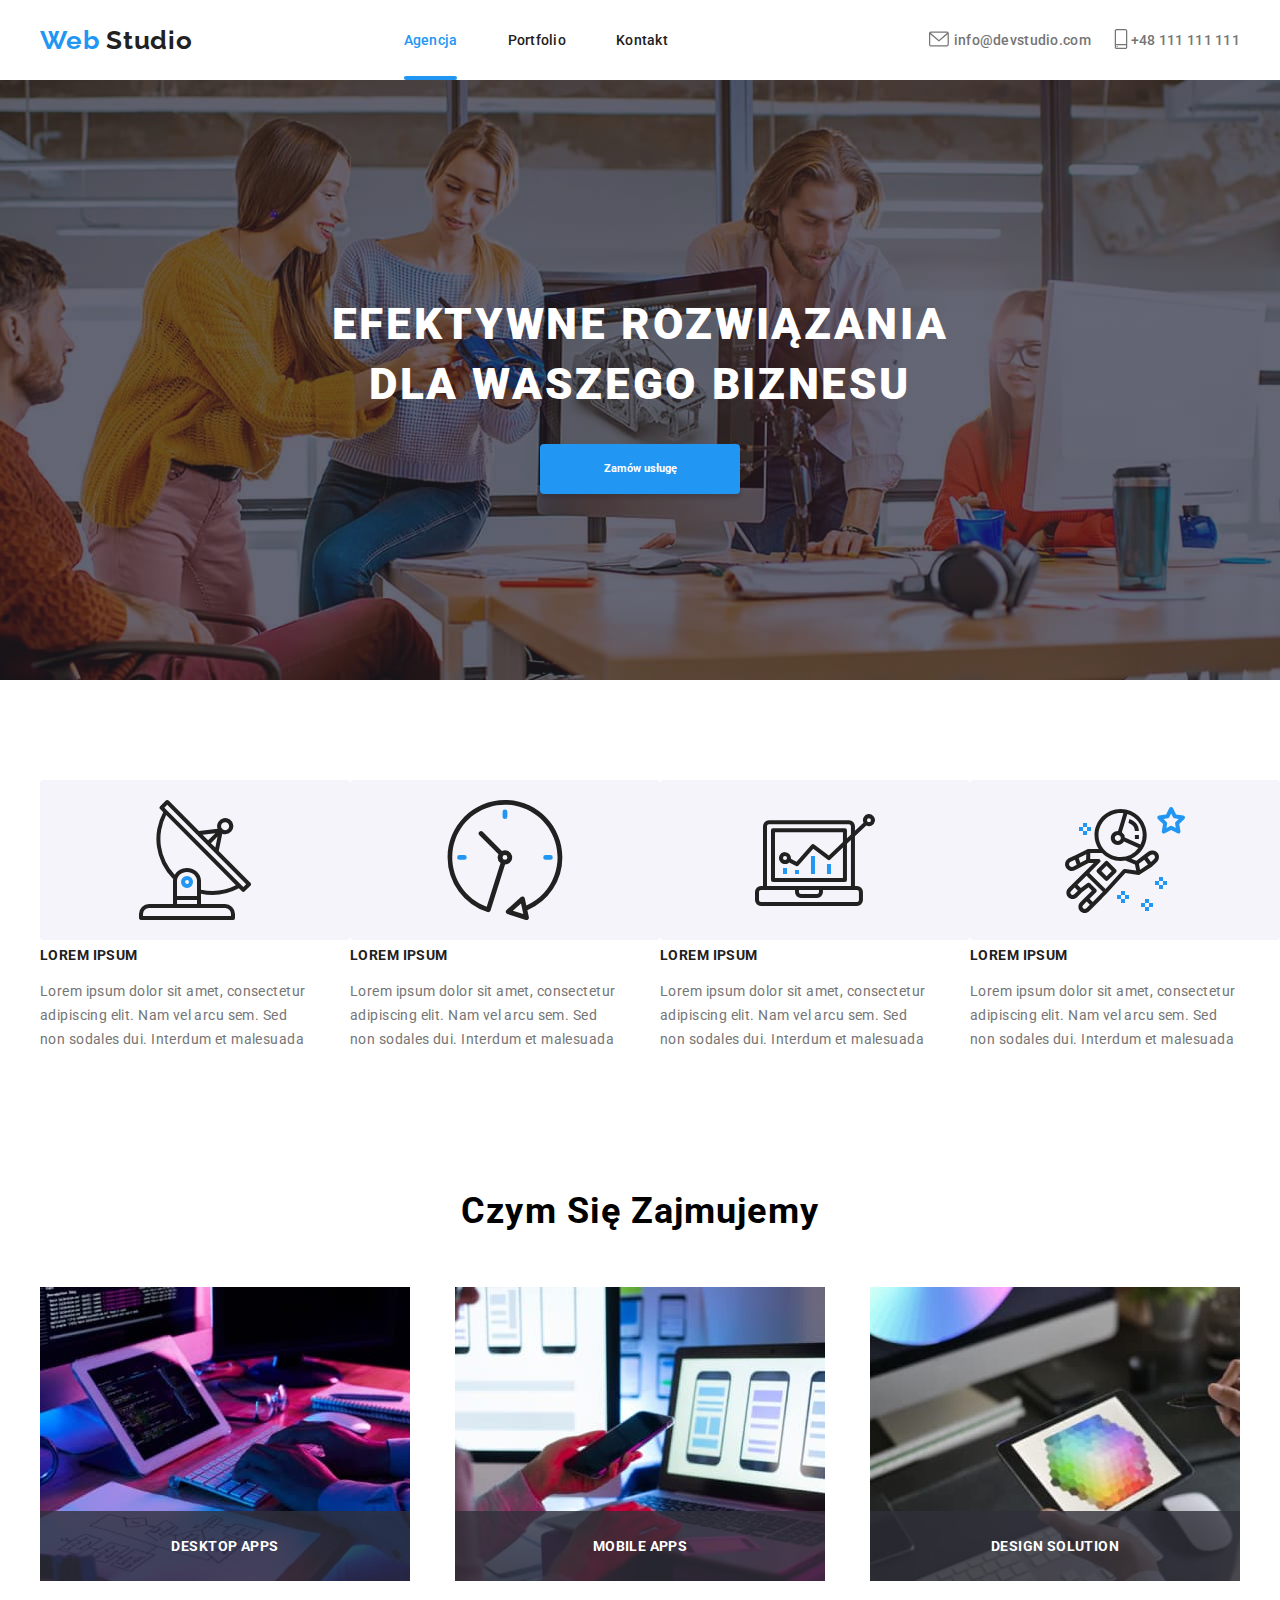
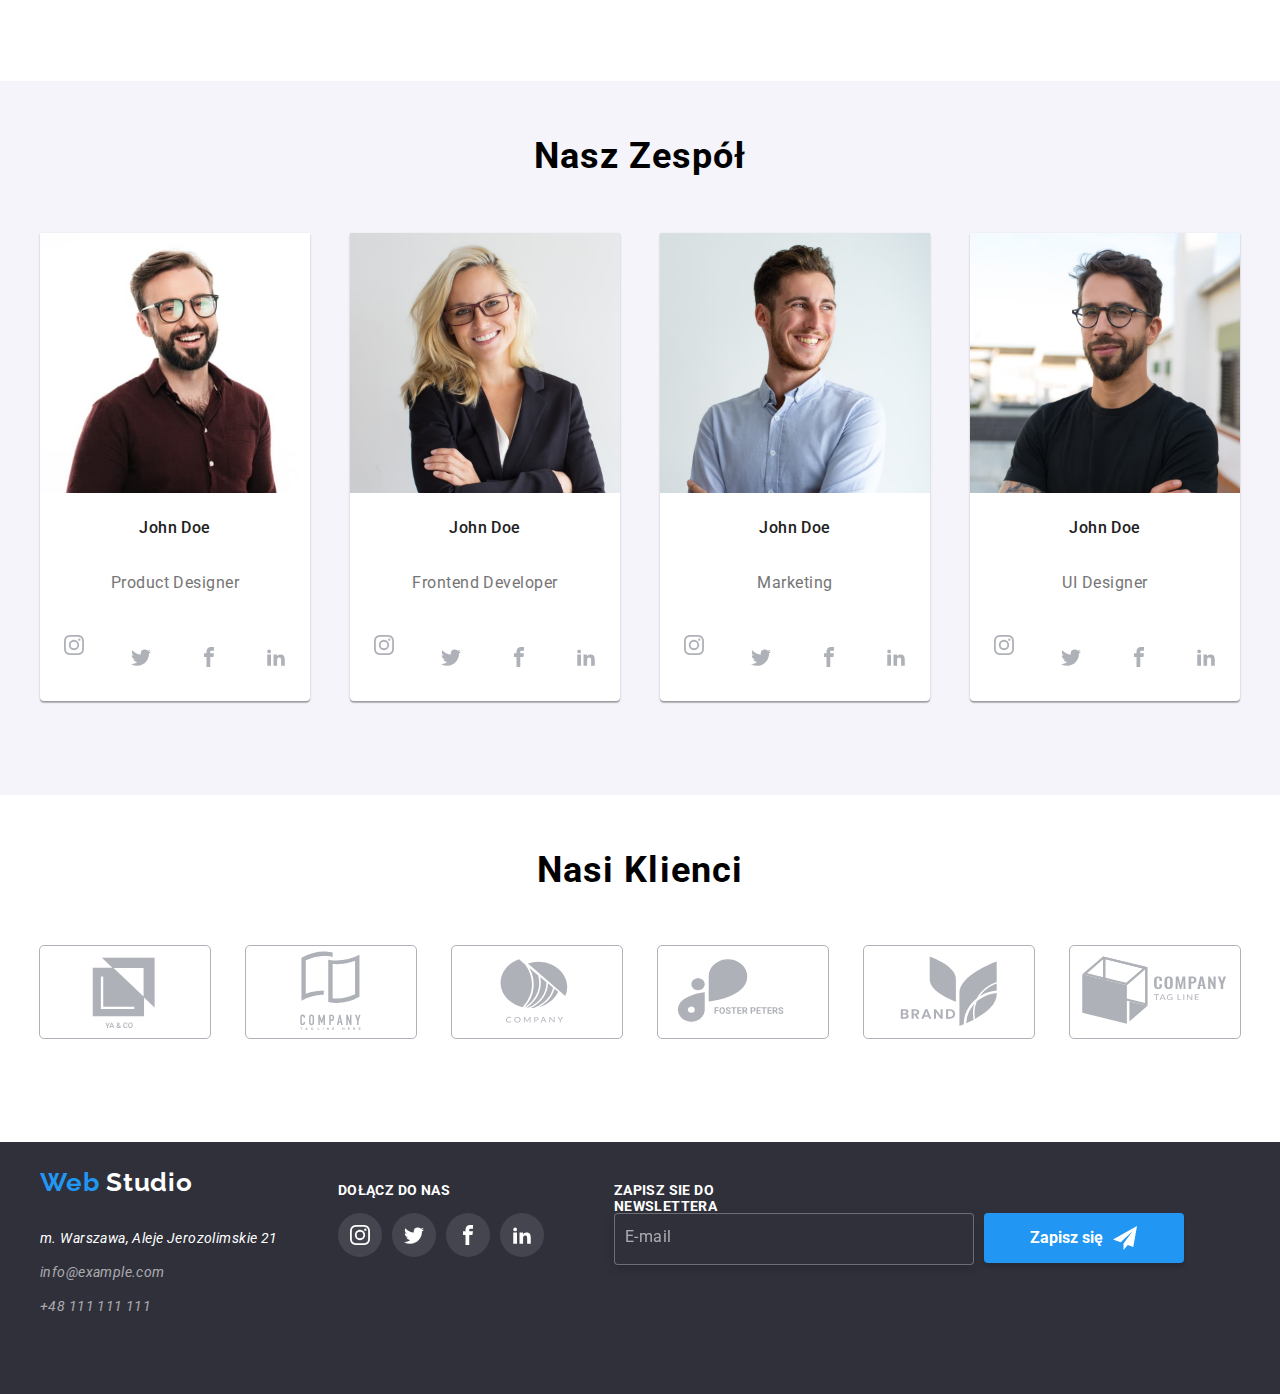
<file: index.html>
<!DOCTYPE html>
<html lang="en">
  <head>
    <meta charset="UTF-8" />
    <meta http-equiv="X-UA-Compatible" content="IE=edge" />
    <meta name="viewport" content="width=device-width, initial-scale=1.0" />
    <title>Document</title>
    <link rel="preconnect" href="https://fonts.googleapis.com" />
    <link rel="preconnect" href="https://fonts.gstatic.com" crossorigin />
    <link
      href="https://fonts.googleapis.com/css2?family=Raleway:wght@700&family=Roboto:wght@400;500;700;900&display=swap"
      rel="stylesheet"
    />
    <link
      rel="stylesheet"
      href="https://cdnjs.cloudflare.com/ajax/libs/modern-normalize/1.1.0/modern-normalize.min.css"
      integrity="sha512-wpPYUAdjBVSE4KJnH1VR1HeZfpl1ub8YT/NKx4PuQ5NmX2tKuGu6U/JRp5y+Y8XG2tV+wKQpNHVUX03MfMFn9Q=="
      crossorigin="anonymous"
      referrerpolicy="no-referrer"
    /> 
    <link rel="stylesheet" href="./css/style.css" />
  </head>
  <body>
    
    <header class="container">
      <div class="navbar">
      <a href="#" class="brand-link">
        <span class="brand-color">Web</span>
        <span class="black-color">Studio</span>
      </a>
      <nav>
        <ul class="navigation-list">
          <li class="underline">
            <a class="navigation-item active" href="index.html">Agencja</a>
          </li>
          <li class="transition-item">
            <a class="navigation-item" href="./portfolio.html">Portfolio</a>
          </li>
          <li class="transition-item">
            <a class="navigation-item" href="#">Kontakt</a>
          </li>
        </ul>
      </nav>
      <ul class="contact-top-link">
        <li class="contact-top-mail-icon">
          <svg class="icon-email" width="20" height="20" >
            <use href="./images/symbol-defs.svg#icon-envelope">
            </use>
          </svg>
          <a href="mailto:info@devstudio.com" class="contact-top-mail"
            >info@devstudio.com</a
          >
        </li>
        <li class="contact-top-phone-icon">
          <svg class="icon-phone" width="20" height="20" >
            <use href="./images/symbol-defs.svg#icon-smartphone-1">
            </use>
          </svg>
          <a href="tel:48111111111" class="contact-top-phone">+48 111 111 111</a>
        </li>
      </ul>
    </div>
    </header>

    <main>
      <!--HERO-->
      <section>
        <div class="slider">
          <h1>efektywne rozwiązania dla waszego biznesu</h1>
          <button type="button" class="slider-button" data-modal-open>Zamów usługę</button>
          </div>

        </div>
      </section>
      <!--LOREM IPSUM-->
      <section class="box">
        <div class="container">
          <ul class="lorem">
            <li>
              <svg class="lorem-icon" width="270" height="120" >
                <use href="./images/symbol-defs.svg#icon-antenna-1-1"
                ></use>
              </svg>
            </li>
            <li>
              <svg class="lorem-icon" width="270" height="120" >
                <use href="./images/symbol-defs.svg#icon-clock-1-1"
                ></use>
              </svg>
            </li>
            <li>
              <svg class="lorem-icon" width="270" height="120" >
                <use href="./images/symbol-defs.svg#icon-diagram-1-1"
                ></use>
              </svg>
            </li>
            <li>
              <svg class="lorem-icon" width="270" height="120" >
                <use href="./images/symbol-defs.svg#icon-astronaut-1-1"
                ></use>
              </svg>
            </li>
          </ul>
        <ul class="lorem">
          <li class="lorem-box">
            <h4>Lorem Ipsum</h4>
            <p>
              Lorem ipsum dolor sit amet, consectetur adipiscing elit. Nam vel
              arcu sem. Sed non sodales dui. Interdum et malesuada
            </p>
          </li>
          <li class="lorem-box">
            <h4>Lorem Ipsum</h4>
            <p>
              Lorem ipsum dolor sit amet, consectetur adipiscing elit. Nam vel
              arcu sem. Sed non sodales dui. Interdum et malesuada
            </p>
          </li>
          <li class="lorem-box">
            <h4>Lorem Ipsum</h4>
            <p>
              Lorem ipsum dolor sit amet, consectetur adipiscing elit. Nam vel
              arcu sem. Sed non sodales dui. Interdum et malesuada
            </p>
          </li>
          <li class="lorem-box">
            <h4>Lorem Ipsum</h4>
            <p>
              Lorem ipsum dolor sit amet, consectetur adipiscing elit. Nam vel
              arcu sem. Sed non sodales dui. Interdum et malesuada
            </p>
          </li>
        </ul>
      </div>
      </section>
      <!--CZYM SIE ZAJMUJEMY-->
      <section class="what-we-do">
        <div class="container">
        <h2>czym się zajmujemy</h2>
        <ul class="what-we-do-photo">
          <li class="box1">
            <img
              src="./images/photo1/obraz1.jpg"
              alt="pisanie na klawiaturze"
              width="370"
              height="294"
            />
            <div class="overlay1">
              <p>desktop apps</p>
            </div>
          </li>
          <li class="box1">
            <img
              src="./images/photo1/obraz2.jpg"
              alt="tworzenie aplikacji mobilnej"
              width="370"
              height="294"
            />
            <div class="overlay1">
              <p>mobile apps</p>
            </div>
          </li>
          <li class="box1">
            <img
              src="./images/photo1/obraz3.jpg"
              alt="rysowanie na teblecie"
              width="370"
              height="294"
            />
            <div class="overlay1">
              <p>design solution</p>
            </div>
          </li>
        </ul>
        </div>
      </section>
      <!--NASZ ZESPÓŁ-->
      <section class="team">
        <div class="container">
        <h2>nasz zespół</h2>
        <ul class="team-person">
          <li class="photo">
            <img
              src="./images/osoby/osoba1.jpg"
              alt="John Doe"
              width="270"
              height="260"
            />
            <h3>John Doe</h3>
            <p>Product Designer</p>
            <ul  class="our-team-socials">
              <li class="our-team-sm-icon">
                <svg class="photo-icon">
                  <use href="./images/symbol-defs.svg#icon-instagram"
                  ></use>
                </svg>
              </li>
              <li class="our-team-sm-icon">
                <svg class="photo-icon" width="44" height="44" >
                  <use href="./images/symbol-defs.svg#icon-twitter"
                  ></use>
                </svg>
              </li>
              <li class="our-team-sm-icon">
                <svg class="photo-icon" width="44" height="44" >
                  <use href="./images/symbol-defs.svg#icon-facebook"
                  ></use>
                </svg>
              </li>
              <li class="our-team-sm-icon">
                <svg class="photo-icon" width="44" height="44" >
                  <use href="./images/symbol-defs.svg#icon-linkedin2"
                  ></use>
                </svg>
              </li>
            </ul>
          </li>
          <li class="photo">
            <img
              src="./images/osoby/osoba2.jpg"
              alt="John Doe"
              width="270"
              height="260"
            />
            <h3>John Doe</h3>
            <p>Frontend Developer</p>
            <ul  class="our-team-socials">
              <li class="our-team-sm-icon">
                <svg class="photo-icon">
                  <use href="./images/symbol-defs.svg#icon-instagram"
                  ></use>
                </svg>
              </li>
              <li class="our-team-sm-icon">
                <svg class="photo-icon" width="44" height="44" >
                  <use href="./images/symbol-defs.svg#icon-twitter"
                  ></use>
                </svg>
              </li>
              <li class="our-team-sm-icon">
                <svg class="photo-icon" width="44" height="44" >
                  <use href="./images/symbol-defs.svg#icon-facebook"
                  ></use>
                </svg>
              </li>
              <li class="our-team-sm-icon">
                <svg class="photo-icon" width="44" height="44" >
                  <use href="./images/symbol-defs.svg#icon-linkedin2"
                  ></use>
                </svg>
              </li>
            </ul>
          </li>
          <li class="photo">
            <img
              src="./images/osoby/osoba3.jpg"
              alt="John Doe"
              width="270"
              height="260"
            />
            <h3>John Doe</h3>
            <p>Marketing</p>
            <ul  class="our-team-socials">
              <li class="our-team-sm-icon">
                <svg class="photo-icon">
                  <use href="./images/symbol-defs.svg#icon-instagram"
                  ></use>
                </svg>
              </li>
              <li class="our-team-sm-icon">
                <svg class="photo-icon" width="44" height="44" >
                  <use href="./images/symbol-defs.svg#icon-twitter"
                  ></use>
                </svg>
              </li>
              <li class="our-team-sm-icon">
                <svg class="photo-icon" width="44" height="44" >
                  <use href="./images/symbol-defs.svg#icon-facebook"
                  ></use>
                </svg>
              </li>
              <li class="our-team-sm-icon">
                <svg class="photo-icon" width="44" height="44" >
                  <use href="./images/symbol-defs.svg#icon-linkedin2"
                  ></use>
                </svg>
              </li>
            </ul>
          </li>
          <li class="photo">
            <img
              src="./images/osoby/osoba4.jpg"
              alt="John Doe"
              width="270"
              height="260"
            />
            <h3>John Doe</h3>
            <p>UI Designer</p>
            <ul  class="our-team-socials">
              <li class="our-team-sm-icon">
                <svg class="photo-icon">
                  <use href="./images/symbol-defs.svg#icon-instagram"
                  ></use>
                </svg>
              </li>
              <li class="our-team-sm-icon">
                <svg class="photo-icon" width="44" height="44" >
                  <use href="./images/symbol-defs.svg#icon-twitter"
                  ></use>
                </svg>
              </li>
              <li class="our-team-sm-icon">
                <svg class="photo-icon" width="44" height="44" >
                  <use href="./images/symbol-defs.svg#icon-facebook"
                  ></use>
                </svg>
              </li>
              <li class="our-team-sm-icon">
                <svg class="photo-icon" width="44" height="44" >
                  <use href="./images/symbol-defs.svg#icon-linkedin2"
                  ></use>
                </svg>
              </li>
            </ul>
          </li>
        </ul>
      </div>
      </section>

      <section class="container">
        <div class="our-clients">
          <h2>nasi klienci</h2>
        </div>
      <ul class="our-clients-icon">
        <li>
          <svg class="client-icon" width="170" height="92" style="outline: 1px solid #AFB1B8">
            <use href="./images/symbol-defs.svg#icon-client1"
            ></use>
          </svg>
        </li>
        <li>
          <svg class="client-icon" width="170" height="92" style="outline: 1px solid #AFB1B8">
            <use href="./images/symbol-defs.svg#icon-client2"
            ></use>
          </svg>
        </li>
        <li>
          <svg class="client-icon" width="170" height="92" style="outline: 1px solid #AFB1B8">
            <use href="./images/symbol-defs.svg#icon-client3"
            ></use>
          </svg>
        </li>
        <li>
          <svg class="client-icon" width="170" height="92" style="outline: 1px solid #AFB1B8">
            <use href="./images/symbol-defs.svg#icon-client4"
            ></use>
          </svg>
        </li>
        <li>
          <svg class="client-icon" width="170" height="92" style="outline: 1px solid #AFB1B8">
            <use href="./images/symbol-defs.svg#icon-client5"
            ></use>
          </svg>
        </li>
        <li>
          <svg class="client-icon" width="170" height="92" style="outline: 1px solid #AFB1B8">
            <use href="./images/symbol-defs.svg#icon-client6"
            ></use>
          </svg>
        </li>
      </ul>
      </section>
    </main>

    <footer class="footer">
      <section class="container-bottom">
      <div class="bottom1">
        <a href="#" class="brand-link">
          <span class="brand-color">Web</span>
          <span class="white-color">Studio</span>
        </a>
        <address>
          <ul>
            <li>
              <a
                href="https://goo.gl/maps/RXUdSUhqYEkcBt6XA"
                class="address"
                target="blank"
                >m. Warszawa, Aleje Jerozolimskie 21</a
              >
            </li>
            <li>
              <a href="mailto:info@example.com" class="contact-bottom-link"
                >info@example.com</a
              >
            </li>
            <li>
              <a href="tel:48111111111" class="contact-bottom-link"
                >+48 111 111 111</a
              >
            </li>
          </ul>
        </address>
      </div>
      <div class="bottom2">
        <h4>dołącz do nas</h4>
        <ul  class="our-team-socials">
          <li class="our-team-sm-icon">
            <svg class="photo-icon">
              <use href="./images/symbol-defs.svg#icon-instagram"
              ></use>
            </svg>
          </li>
          <li class="our-team-sm-icon">
            <svg class="photo-icon">
              <use href="./images/symbol-defs.svg#icon-twitter"
              ></use>
            </svg>
          </li>
          <li class="our-team-sm-icon">
            <svg class="photo-icon">
              <use href="./images/symbol-defs.svg#icon-facebook"
              ></use>
            </svg>
          </li>
          <li class="our-team-sm-icon">
            <svg class="photo-icon">
              <use href="./images/symbol-defs.svg#icon-linkedin2"
              ></use>
            </svg>
          </li>
        </ul>
      </div>
      <div class="bottom3">
        <h4>zapisz sie do newslettera</h4>
        <form class="signup-form" name="signup-form" autocomplete="on" novalidate>
          <label class="form-newsletter">
            <span class="label-text"></span>
            <div class="newsletter-box">
              <input type="email" class="form-input-newsletter" name="email" placeholder="E-mail">
            </div>
          </label>
          <button type="submit" class="newsletter-button">
            Zapisz się
            <svg class="send-icon" width="24" height="24" >
              <use href="./images/symbol-defs.svg#icon-send"
              ></use>
            </svg>
          </button>
        </form>
      </div>
    </section>
    </footer>
    <div class="backdrop is-hidden" data-modal>
      <div class="modal">
        <button type="button" class="close-button" data-modal-close>
          &#x2715;
        </button>
        <h3>zostaw swoje dane w formularzu poniej</h3>
        <form class="form">
          <label class="form-label">
            <span class="label-text">Imie</span>
            <div class="input-icon">
              <svg class="form-icon" width="12" height="12">
                <use href="./images/symbol-defs.svg#icon-person"></use>
              </svg>
            <input type="text" class="form-input" name="name">
          </div>
          </label>
          <label class="form-label">
            <span class="label-text">Telefon</span>
            <div class="input-icon">
              <svg class="form-icon" width="12" height="12">
                <use href="./images/symbol-defs.svg#icon-tel"></use>
              </svg>
            <input type="text" class="form-input" name="name">
          </div>
          </label>
          <label class="form-label">
            <span class="label-text">Email</span>
            <div class="input-icon">
              <svg class="form-icon" width="12" height="12">
                <use href="./images/symbol-defs.svg#icon-email"></use>
              </svg>
            <input type="text" class="form-input" name="name">
          </div>
          </label>
          <label class="form-label">
            <span class="label-text">Komentarz</span>
            <div class="comment-box">
            <textarea class="form-input-comment" name="feedback" rows="5" placeholder="Wprowadź tekst"></textarea>
          </div>
          </label>

          <div class="rules-box">
          <label class="rules">Oświadczam iż akceptuję <a href="#" class="rules-link">Regulamin</a> i <a href="#" class="rules-link">Politykę Prywatności.</a>
          <input type="checkbox">
            <svg class="checkmark">
                <use href="./images/symbol-defs.svg#icon-box"></use>
            </svg>
            <svg class="check" checked="checked">
              <use href="./images/symbol-defs.svg#icon-check"></use>
            </svg>
          </label>
        </div>

          <div class="form-button">
          <button class="submit-button" type="submit">Wyślij  </button>
        </div>
        
        </form>
    </div>
    <script src="./js/modal.js"></script>
  </body>
</html>
<div class="card-holder">
</file>
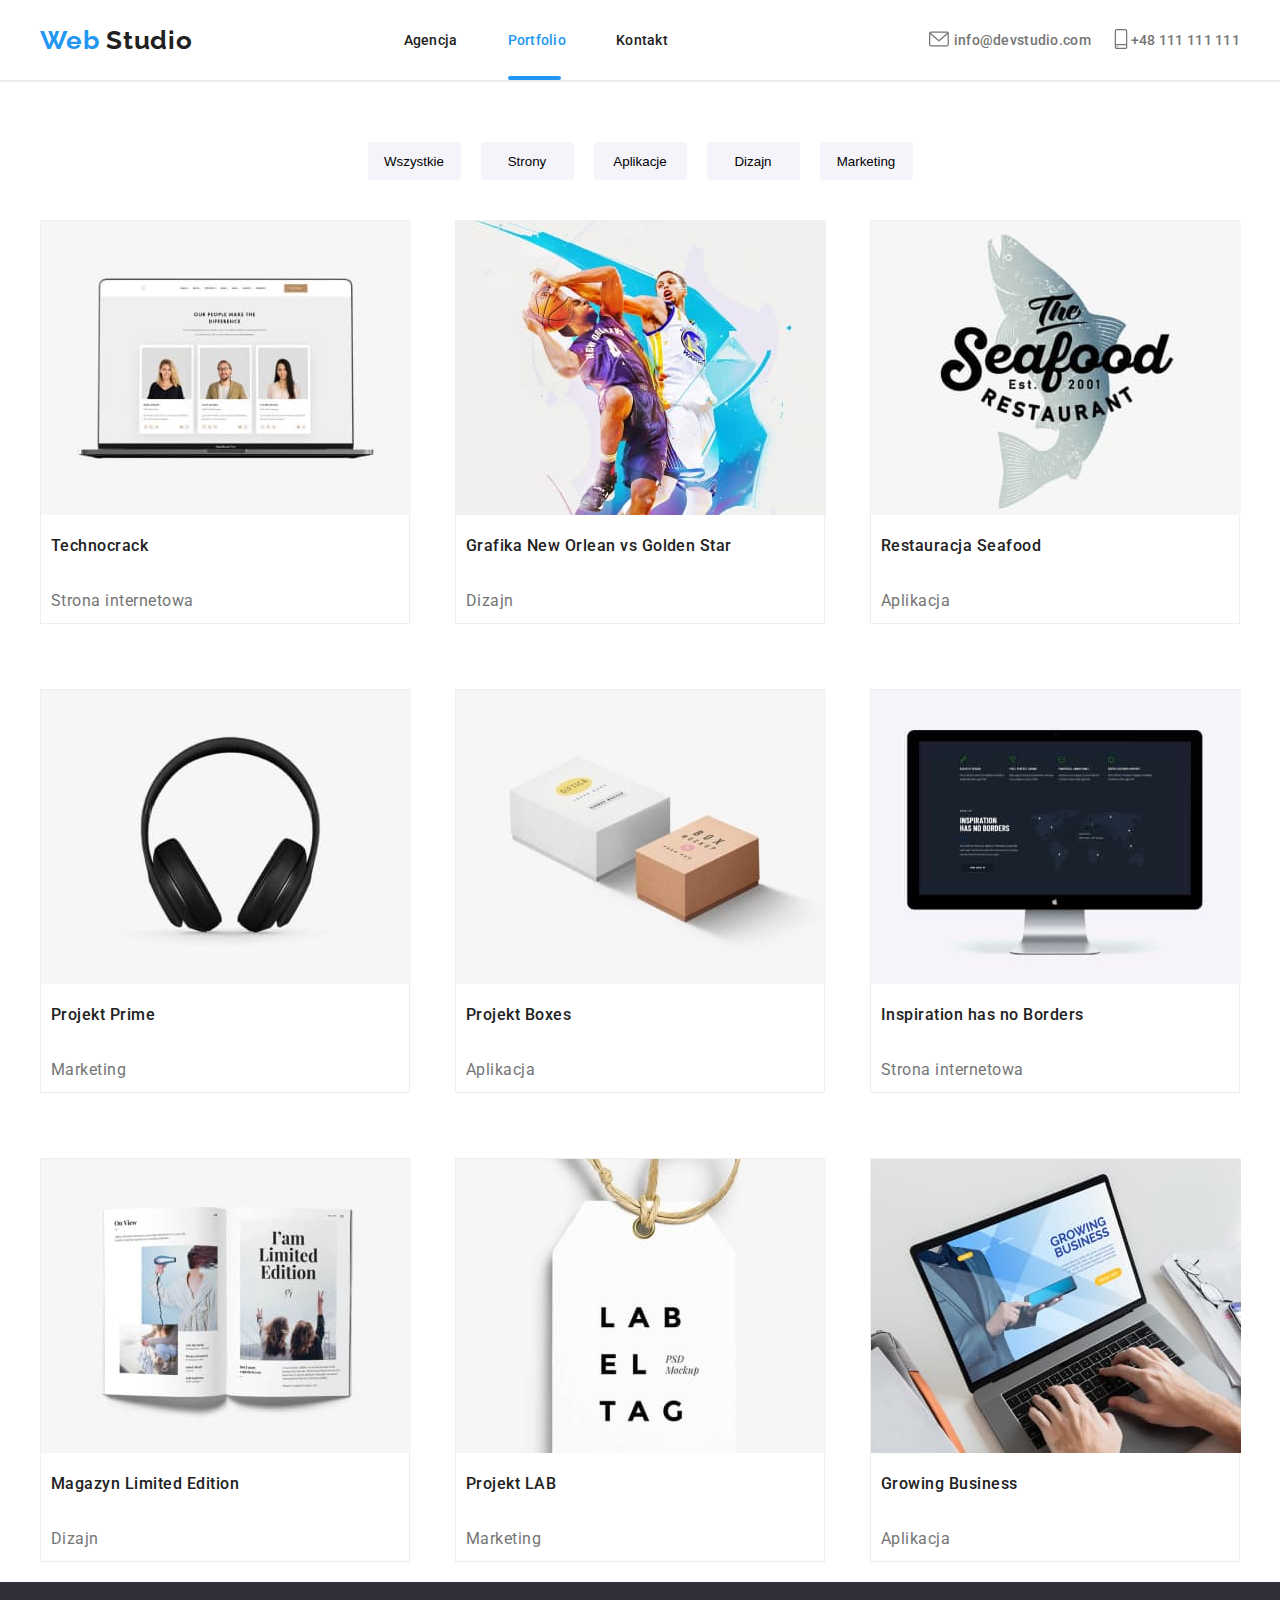
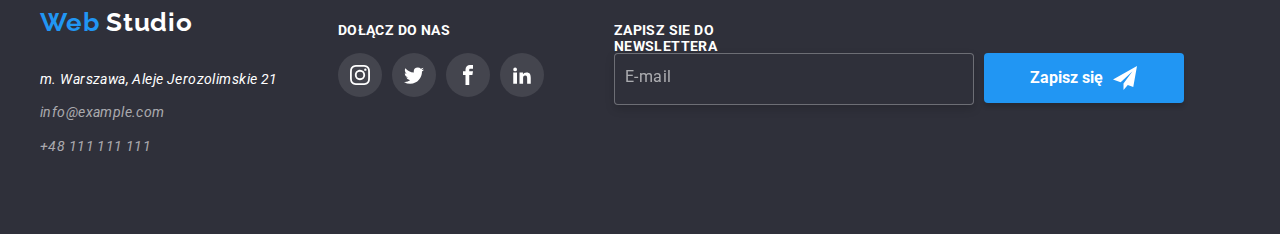
<file: portfolio.html>
<!DOCTYPE html>
<html lang="en">
  <head>
    <meta charset="UTF-8" />
    <meta http-equiv="X-UA-Compatible" content="IE=edge" />
    <meta name="viewport" content="width=device-width, initial-scale=1.0" />
    <title>Document</title>
    <link rel="preconnect" href="https://fonts.googleapis.com" />
    <link rel="preconnect" href="https://fonts.gstatic.com" crossorigin />
    <link
      href="https://fonts.googleapis.com/css2?family=Raleway:wght@700&family=Roboto:wght@400;500;700;900&display=swap"
      rel="stylesheet"
    />
    <link rel="stylesheet" href="./css/style.css" />
  </head>
  <body>
    <header class="container">
      <div class="navbar">
        <a href="index.html" class="brand-link">
          <span class="brand-color">Web</span>
          <span class="black-color">Studio</span>
        </a>
        <nav>
          <ul class="navigation-list">
            <li class="transition-item">
              <a class="navigation-item" href="index.html">Agencja</a>
            </li>
            <li class="underline">
              <a class="navigation-item active" href="./portfolio.html">Portfolio</a>
            </li>
            <li class="transition-item">
              <a class="navigation-item" href="#">Kontakt</a>
            </li>
          </ul>
        </nav>
        <ul class="contact-top-link">
          <li class="contact-top-mail-icon">
            <svg class="icon-email" width="20" height="20">
              <use href="./images/symbol-defs.svg#icon-envelope"></use>
            </svg>
            <a href="mailto:info@devstudio.com" class="contact-top-mail"
              >info@devstudio.com</a
            >
          </li>
          <li class="contact-top-phone-icon">
            <svg class="icon-phone" width="20" height="20">
              <use href="./images/symbol-defs.svg#icon-smartphone-1"></use>
            </svg>
            <a href="tel:48111111111" class="contact-top-phone"
              >+48 111 111 111</a
            >
          </li>
        </ul>
      </div>
    </header>

    <main>
      <div class="line"></div>
      <div>
        <ul class="portfolio-links">
          <li>
            <button type="button" class="navigation-button">Wszystkie</button>
          </li>
          <li>
            <button type="button" class="navigation-button">Strony</button>
          </li>
          <li>
            <button type="button" class="navigation-button">Aplikacje</button>
          </li>
          <li>
            <button type="button" class="navigation-button">Dizajn</button>
          </li>
          <li>
            <button type="button" class="navigation-button">Marketing</button>
          </li>
        </ul>
      </div>

      <div class="container">
        <ul class="card-set">
          <li class="item">
            <div class="box2">
              <img
                  src="./images/images-portfolio/img1.jpg"
                  alt="Komputer"
                  width="370"
                  height="294"
                />
              <div class="overlay">
                <p>Technoduck is a state-of-the-art coronavirus distribution platform. Companies use this platform for digital espionage and attacks on competitors' secure servers.</p>
              </div>
            </div>
            <h3>Technocrack</h3>
            <p>Strona internetowa</p>
          </li>
          <li class="item">
            <div class="box2">
              <img
                  src="./images/images-portfolio/img2.jpg"
                  alt="gra w koszykówke"
                  width="370"
                  height="294"
                />
              <div class="overlay">
                <p>text</p>
              </div>
            </div>
            <h3>Grafika New Orlean vs Golden Star</h3>
            <p>Dizajn</p>
          </li>
          <li class="item">
            <div class="box2">
              <img
                  src="./images/images-portfolio/img3.jpg"
                  alt="logo seafood"
                  width="370"
                  height="294"
                />
              <div class="overlay">
                <p>text</p>
              </div>
            </div>
            <h3>Restauracja Seafood</h3>
            <p>Aplikacja</p>
          </li>
          <li class="item">
            <div class="box2">
              <img
                  src="./images/images-portfolio/img4.jpg"
                  alt="słuchawki"
                  width="370"
                  height="294"
                />
              <div class="overlay">
                <p>text</p>
              </div>
            </div>
            <h3>Projekt Prime</h3>
            <p>Marketing</p>
          </li>
          <li class="item">
            <div class="box2">
              <img
                  src="./images/images-portfolio/img5.jpg"
                  alt="paczki"
                  width="370"
                  height="294"
                />
              <div class="overlay">
                <p>text</p>
              </div>
            </div>
            <h3>Projekt Boxes</h3>
            <p>Aplikacja</p>
          </li>
          <li class="item">
            <div class="box2">
              <img
                  src="./images/images-portfolio/img6.jpg"
                  alt="monitor"
                  width="370"
                  height="294"
                />
              <div class="overlay">
                <p>text</p>
              </div>
            </div>
            <h3>Inspiration has no Borders</h3>
            <p>Strona internetowa</p>
          </li>
          <li class="item">
            <div class="box2">
              <img
                  src="./images/images-portfolio/img7.jpg"
                  alt="gazeta"
                  width="370"
                  height="294"
                />
              <div class="overlay">
                <p>text</p>
              </div>
            </div>
            <h3>Magazyn Limited Edition</h3>
            <p>Dizajn</p>
          </li>
          <li class="item">
            <div class="box2">
              <img
                  src="./images/images-portfolio/img8.jpg"
                  alt="metka"
                  width="370"
                  height="294"
                />
              <div class="overlay">
                <p>text</p>
              </div>
            </div>
            <h3>Projekt LAB</h3>
            <p>Marketing</p>
          </li>
          <li class="item">
            <div class="box2">
              <img
                  src="./images/images-portfolio/img9.jpg"
                  alt="korzystanie z komputera"
                  width="370"
                  height="294"
                />
              <div class="overlay">
                <p>text</p>
              </div>
            </div>
            <h3>Growing Business</h3>
            <p>Aplikacja</p>
          </li>
        </ul>
      </div>
    </main>

    <footer class="footer">
      <section class="container-bottom">
      <div class="bottom1">
        <a href="#" class="brand-link">
          <span class="brand-color">Web</span>
          <span class="white-color">Studio</span>
        </a>
        <address>
          <ul>
            <li>
              <a
                href="https://goo.gl/maps/RXUdSUhqYEkcBt6XA"
                class="address"
                target="blank"
                >m. Warszawa, Aleje Jerozolimskie 21</a
              >
            </li>
            <li>
              <a href="mailto:info@example.com" class="contact-bottom-link"
                >info@example.com</a
              >
            </li>
            <li>
              <a href="tel:48111111111" class="contact-bottom-link"
                >+48 111 111 111</a
              >
            </li>
          </ul>
        </address>
      </div>
      <div class="bottom2">
        <h4>dołącz do nas</h4>
        <ul  class="our-team-socials">
          <li class="our-team-sm-icon">
            <svg class="photo-icon">
              <use href="./images/symbol-defs.svg#icon-instagram"
              ></use>
            </svg>
          </li>
          <li class="our-team-sm-icon">
            <svg class="photo-icon">
              <use href="./images/symbol-defs.svg#icon-twitter"
              ></use>
            </svg>
          </li>
          <li class="our-team-sm-icon">
            <svg class="photo-icon">
              <use href="./images/symbol-defs.svg#icon-facebook"
              ></use>
            </svg>
          </li>
          <li class="our-team-sm-icon">
            <svg class="photo-icon">
              <use href="./images/symbol-defs.svg#icon-linkedin2"
              ></use>
            </svg>
          </li>
        </ul>
      </div>
      <div class="bottom3">
        <h4>zapisz sie do newslettera</h4>
        <form class="signup-form" name="signup-form" autocomplete="on" novalidate>
          <label class="form-newsletter">
            <span class="label-text"></span>
            <div class="newsletter-box">
              <input type="email" class="form-input-newsletter" name="email" placeholder="E-mail">
            </div>
          </label>
          <button type="submit" class="newsletter-button">
            Zapisz się
            <svg class="send-icon" width="24" height="24" >
              <use href="./images/symbol-defs-new.svg#icon-send"
              ></use>
            </svg>
          </button>
        </form>
      </div>
    </section>
    </footer>

    <script src="./js/modal.js"></script>
  </body>
</html>
</file>
<file: css/style.css>
:root {
    --main-color: #212121;
    --secondary-color: #757575;
    --brand-color: #2196F3;
    --background-color: #ffffff;
    --slider-color: #2F303A;
    --link-color: rgba(255, 255, 255, 0.6);

}

/* GLOBAL */ 

Body {
    font-family: 'roboto', sans-serif;
    text-decoration: none;
    margin: 0;
}

a:hover {
    color: var(--brand-color);
}

button:hover {
    color: var(--background-color);
    background-color: var(--brand-color);
}  


 h1 {
    width: 696px;
    height: 120px;
    top: 280px;
    left: 452px;
    font-family: 'Roboto';
    font-style: normal;
    font-weight: 900;
    font-size: 44px;
    line-height: 136%;
    letter-spacing: 0.06em;
    text-transform: uppercase;
    color: var(--background-color);
 }

 h2 {
    margin: 0;
    font-style: normal;
    font-weight: 700;
    font-size: 36px;
    line-height: 4.2;
    text-transform: capitalize;
    letter-spacing: 0.03em
    }

 h3 {
    
    font-weight: 500;
    font-size: 16px;
    line-height: 1.9;
    letter-spacing: 0.03em;
    color: var(--main-color);
 }

 h4 {
    margin: 0;
    font-weight: 700;
    font-size: 14px;
    line-height: 1.6;
    letter-spacing: 0.03em;
    text-transform: uppercase;
    color: var(--main-color);
}

 ul {
    list-style-type: none;
    padding: 0px;
    margin: 0;
}

p {
    font-weight: 400;
    font-size: 16px;
    line-height: 3;
    letter-spacing: 0.03em;
    color:var(--secondary-color)
}

/* HEADER */

.navbar {
    justify-content: space-between;
    display: flex;
    align-items: center;
    height: 80px;
    left: 0px;
    top: 0px;
    background: var(--background-color)
}

.brand-color {
        color:var(--brand-color, blue)
}

.white-color {
    color: var(--background-color, white)
}

.black-color {
    color: var(--main-color, black)
} 

.brand-link {
    
    text-decoration: none;
    font-family: 'Raleway';
    font-style: normal;
    font-weight: 700;
    font-size: 26px;
    line-height: 3.1;
    letter-spacing: 0.03em;
    color: var(--brand-color);
}

.navigation-item {
    margin-right: 50px;
    text-decoration: none;
    font-weight: 500;
    font-size: 14px;
    line-height: 1.6;
    letter-spacing: 0.02em;
    color: var(--main-color)
}
.navigation-list {
    display: flex;
    align-items: center;
    
}

.contact-top-link {
    display: flex;
    text-decoration: none;
    font-weight: 500;
    font-size: 14px;
    line-height: 1.6;
    letter-spacing: 0.02em;
    color: var(--secondary-color)
}
.contact-top-mail {
    margin-left: 5px;
    text-decoration: none;
    font-weight: 500;
    font-size: 14px;
    line-height: 1.6;
    letter-spacing: 0.02em;
    color: var(--secondary-color)
}
.contact-top-mail-icon {
    display: flex;
}
.contact-top-phone-icon {
    display: flex;
    margin-left: 20px;
}
.icon-email {
    cursor: pointer;
}
.contact-top-mail-icon:hover .icon-email {
    --color1:var(--brand-color)
}
.icon-phone {
    cursor: pointer;
}
.contact-top-phone-icon:hover .icon-phone {
    --color4:var(--brand-color)
}
.icon-phone:hover {
    --color4:var(--brand-color)
}

.contact-top-phone {
    text-decoration: none;
    font-weight: 500;
    font-size: 14px;
    line-height: 1.6;
    letter-spacing: 0.02em;
    color: var(--secondary-color)
} 
.transition-item {
    color: var(--main-text-color);
    transition-property: color, transform;
    transition-duration: 250ms;
    transition-timing-function: cubic-bezier(0.4, 0, 0.2, 1);
  }
  .transition-item:hover,
  .transition-item:focus {
    color: var(--brand-color);
    transform: scale(1.1);
  }
  .transition-item a:hover,
  .transition-item a:focus {
    color: var(--brand-color);
    transform: scale(1.1);
  }
.underline::after {
    position: absolute;
    display: block;
    content: "";
    width: 53px;
    height: 4px;
    border-radius: 2px;
    background-color: var(--brand-color);
    margin-top: 25px;
    margin-bottom: 0;
  }

  .active {
    color: #2196F3;
  }

/* MAIN */

.slider {
    display: flex;
    flex-direction: column;
    text-align: center;
    align-items: center;
    justify-content: center;
    height: 600px;
    background-image: linear-gradient(90deg, rgba(47, 48, 58, 0.4) 0%, rgba(47, 48, 58, 0.4) 0%), url("../images/photo1/slider.background.jpg");
    background-position: center;
    background-size: cover;
    background-color: var(--slider-color);
}
.slider-button {
    padding: 0;
    border: 0;
    width: 200px;
    height: 50px;
    left: 700px;
    top: 430px;
    box-shadow: 0px 4px 4px rgba(0, 0, 0, 0.15);
    border-radius: 4px;
    cursor: pointer; 
    background-color: var(--brand-color);
    color: var(--background-color);
    font-family: 'Roboto';
    font-style: normal;
    font-weight: 700;
    font-size: 11px;
    line-height: 188%
}
.box1 {
    position: relative;
    width: 370px;
    height: 294px;
}
.portfolio-links {
    align-items: center;
    display: flex;
    justify-content: center;
    margin: 50px 0px 30px 0px;
}
.navigation-button {
    border: 0;
    width: 93px;
    height: 38px;
    left: 639px;
    top: 174px;
    background: #F5F4FA;
    border-radius: 4px;
    margin: 10px;
    cursor: pointer;
}
.navigation-button:hover {
    box-shadow: 0px 3px 1px rgba(0, 0, 0, 0.1), 0px 1px 2px rgba(0, 0, 0, 0.08), 0px 2px 2px rgba(0, 0, 0, 0.12);
}
.overlay1 {
    display: flex;
    justify-content: center;
    position: absolute;
    bottom: 0;
    left: 0;
    width: 370px;
    height: 70px;
    background: rgba(47, 48, 58, 0.8);
}
.overlay1 p {
    margin: auto;
    font-style: normal;
    font-weight: 700;
    font-size: 14px;
    line-height: 16px;
    letter-spacing: 0.03em;
    text-transform: uppercase;
    color: #FFFFFF;
}
.container {
    max-width: 1200px;
    margin: 0 auto;
    padding: 0 auto;
}
.line {
    border: 0.75px solid #ECECEC;
}

.lorem {
    display: flex;
    justify-content: space-between;
}

.lorem p {
    font-family: 'Roboto';
    font-style: normal;
    font-weight: 400;
    font-size: 14px;
    line-height: 171%;
    letter-spacing: 0.03em;
}

.lorem-box {
    max-width: 270px;
}

.what-we-do {
    justify-content: center;
    text-align: center;
    margin-bottom: 100px;
}

.our-clients {
    justify-content: center;
    text-align: center;
}
.what-we-do-photo {
    display: flex;
    justify-content: center;
    justify-content: space-between;
    
}

.team {
    text-align: center;
    align-items: center;
    background: #F5F4FA;
}

.team-person {
    display: flex;
    justify-content: center;
    justify-content: space-between;
    text-align: center;
}

.card-set {
    margin: 0;
    display: flex;
    flex-wrap: wrap;
    gap: 45px;
    padding: 0;
    list-style: none;
    text-align: left;
    
  }

  .photo {
    margin: 0px 0px 94px 0px;
    width: 270px;
    height: 468px;
    left: 215px;
    top: 1635px;
    box-shadow: 0px 1px 3px rgba(0, 0, 0, 0.12), 0px 1px 1px rgba(0, 0, 0, 0.14), 0px 2px 1px rgba(0, 0, 0, 0.2);
    border-radius: 0px 0px 4px 4px;
    background-color: var(--background-color);
  }

  .item {
    box-sizing: border-box;
    width: 370px;
    height: 404px;
    left: 215px;
    top: 262px;
    background: #FFFFFF;
    border: 1px solid #EEEEEE;
    margin: 0px 0px 20px 0px;
  }
  
  .box2 {
    position: relative;
    width: 370px;
    height: 294px;
    margin-left: auto;
    margin-right: auto; 
    overflow: hidden;
  }
  .box2:hover .overlay {
    transform: translatey(0);
  }
  .overlay {
    position: absolute;
    text-align: center;
    top: 0;
    left: 0;
    width: 370px;
    height: 294px;
    background-color: rgba(33, 150, 243, 0.9);
  
    transform: translatey(100%);
    transition: transform 250ms ease;
  }
  .overlay p {
    text-align: center;
    font-style: normal;
    font-weight: 400;
    font-size: 18px;
    line-height: 28px;
    letter-spacing: 0.03em;
    color: #FFFFFF;
  }
  

  .item h3 {
    margin-left: 10px;
  }

  .item p {
    margin-left: 10px;
  }
  .item:hover {
    box-shadow: 0px 1px 1px rgba(0, 0, 0, 0.12), 0px 4px 4px rgba(0, 0, 0, 0.06), 1px 4px 6px rgba(0, 0, 0, 0.16);
  }
  
 .our-clients-icon {
    display: flex;
    justify-content: space-between;
    margin-bottom: 100px;
 }

 .client-icon { 
    border-radius: 4px;
    cursor: pointer;
 }

 .client-icon:hover {
    --color1:var(--brand-color)
 }
    
 .lorem-icon {
    padding: 20px;
    background-color: #F5F4FA;
    border-radius: 4px;
 }
 
 .box {
    margin: 100px 0px 70px 0px;
 }
.our-team-socials {
    display: flex;
    justify-content: space-around;
    align-items: center;
}

.photo-icon {
    fill: #AFB1B8;
    cursor: pointer;
    justify-content: center;
    padding: 12px;
     
}

.photo-icon:hover {
    fill:#FFFFFF
}
.our-team-sm-icon:hover {
    background-color: #2196F3;
}

.our-team-sm-icon {
    border-radius: 50%;
    display: flex;
    width: 44px;
    height: 44px;
    cursor: pointer;
}


/* FOOTER */

.contact-bottom-link {
    text-decoration: none;
    font-weight: 400;
    font-size: 14px;
    line-height: 2.4;
    letter-spacing: 0.03em;
    color: var(--link-color);
}

.address {
    text-decoration: none;
    font-weight: 400;
    font-size: 14px;
    line-height: 2.4;
    letter-spacing: 0.03em;
    color: var(--background-color);
}

.footer {
    display: flex;
    height: 252px;
    background: var(--slider-color);
    justify-content: center;
}

.container-bottom {
    display: flex;
    width: 1200px;
}
.bottom2 {
    margin-top: 15px;
    margin-left: 60px;
    align-items: center;
}
.bottom3 {
    margin-top: 15px;
    margin-left: 60px;
    align-items: center;
}
.form-newsletter {
    display: inline-block;
    vertical-align: middle;
}
.newsletter-box {
    width: 358px;
    height: 50px;
    left: 815px;
    top: 2787px;
    background: #2F303A;
    border-radius: 4px;
    border: 1px solid rgba(255, 255, 255, 0.3);
    filter: drop-shadow(0px 4px 4px rgba(0, 0, 0, 0.15));
}
.form-input-newsletter::placeholder {
    font-family: 'Roboto';
    font-style: normal;
    font-weight: 400;
    font-size: 16px;
    line-height: 20px;
    display: flex;
    align-items: center;
    letter-spacing: 0.03em;
    color: rgba(255, 255, 255, 0.6);
}
.form-input-newsletter {
    margin-left: 10px;
    width: 330px;
    height: 45px;
    background-color: #2F303A;
    outline: none;
    font-family: inherit;
    font-size: 16px;
    outline: none;
    padding: 0;
    border: 0;
  }

.bottom2 h4 {
    width: 113px;
    height: 16px;
    left: 531px;
    top: 2751px;
    font-family: 'Roboto';
    font-style: normal;
    font-weight: 700;
    font-size: 14px;
    line-height: 16px;
    letter-spacing: 0.03em;
    text-transform: uppercase;
    color: #FFFFFF;
    margin: 25px 0px 15px 0px;
}

.bottom3 h4 {
    width: 207px;
    height: 16px;
    left: 531px;
    top: 2751px;
    font-family: 'Roboto';
    font-style: normal;
    font-weight: 700;
    font-size: 14px;
    line-height: 16px;
    letter-spacing: 0.03em;
    text-transform: uppercase;
    color: #FFFFFF;
    margin: 25px 0px 15px 0px;
}

.bottom2 .our-team-sm-icon {
    margin-right: 10px;
    background: rgba(255, 255, 255, 0.1);
}

.bottom2 .our-team-sm-icon:hover {
    background-color: #2196F3;
}

.bottom2 .photo-icon {
    fill: #FFFFFF;
}
.newsletter-button {
    display: flex;
    justify-content: center;
    align-items: center;
    margin-left: 10px;
    padding: 0;
    border: 0;
    width: 200px;
    height: 50px;
    left: 700px;
    top: 430px;
    box-shadow: 0px 4px 4px rgba(0, 0, 0, 0.15);
    border-radius: 4px;
    cursor: pointer; 
    background-color: var(--brand-color);
    color: var(--background-color);
    font-family: 'Roboto';
    font-style: normal;
    font-weight: 700;
    font-size: 16px;
    line-height: 188% 
}
.signup-form {
    display: flex;
    justify-content: space-between;
    max-height: 50px;
}
.send-icon {
    margin-left: 10px;
}

/* MODAL */
.modal h3 {
    text-transform: uppercase;
    margin-top: 35px;
    font-weight: 700;
    font-size: 17px;
    line-height: 23px;
    text-align: center;
    letter-spacing: 0.03em;
    color: #212121;
}
.backdrop {
    position: fixed;
    left: 0;
    top: 0;
    width: 100%;
    height: 100%;
    background-color: rgba(0, 0, 0, 0.2);
    z-index: 100;
    visibility: visible;
    opacity: 1;
    transition-property: opacity, visibility, transform;
    transition-timing-function: cubic-bezier(0.4, 0, 0.2, 1);
    transition-duration: 250ms;
  }
  
  .is-hidden {
    opacity: 0;
    visibility: hidden;
    pointer-events: none;
  }
  .modal {
    position: absolute;
    width: 528px;
    height: 581px;
    background-color: var(--background-color);
    top: 50%;
    left: 50%;
    transform: translate(-50%, -50%);
    border-radius: 4px;
  }
  .close-button {
    position: absolute;
    display: block;
    width: 30px;
    height: 30px;
    right: 8px;
    top: 8px;
    border: 1px solid rgba(0, 0, 0, 0.1);
    border-radius: 50%;
    cursor: pointer;
  }
  .form-label {
    display: flex;
    cursor: pointer;
    margin-left: 40px;
    flex-direction: column;
    margin-bottom: 16px;
  }
  .form-icon {
    color: #212121;
    margin-left: 15px;
  }
  .input-icon {
    width: 448px;
    height: 40px;
    left: 576px;
    top: 314px;
    border: 1px solid rgba(33, 33, 33, 0.2);
    border-radius: 4px;
  }
  .form-input {
    margin-left: 5px;
    width: 408px;
    height: 38px;
    left: 576px;
    top: 314px;
    border: 0;
    padding: 0;
  }
  .form-input-comment {
    margin: 5px;
    width: 440px;
    height: 110px;
    left: 576px;
    top: 518px;
    border: 1px solid rgba(33, 33, 33, 0.2);
    border-radius: 4px;
  }
  textarea {
    resize: none;
  }
  .label-text {
    font-family: 'Roboto';
    font-style: normal;
    font-weight: 400;
    font-size: 12px;
    line-height: 14px;
    letter-spacing: 0.01em;
    color: #757575;
  }
  .input-icon:focus-within > svg {
    fill: #2196F3;
  }
  .input-icon:focus-within {
    border-color: #2196F3;
  }
  .form-input:focus-within {
    outline: none;
    background-color: #FFFFFF;
  }
  .form-input-comment:focus-within {
    outline: none;
  }
  .comment-box:focus-within {
    border-color: #2196F3;
  }
  
  .submit-button {
    padding: 0;
    border: 0;
    width: 200px;
    height: 50px;
    left: 700px;
    top: 430px;
    box-shadow: 0px 4px 4px rgba(0, 0, 0, 0.15);
    border-radius: 4px;
    cursor: pointer; 
    background-color: var(--brand-color);
    color: var(--background-color);
    font-family: 'Roboto';
    font-style: normal;
    font-weight: 700;
    font-size: 16px;
    line-height: 188%
  }
.form-input-comment {
    border: 0;
    font-style: normal;
    font-weight: 400;
    font-size: 12px;
    line-height: 14px;
    letter-spacing: 0.01em;
}
.comment-box {
    width: 448px;
    height: 120px;
    left: 576px;
    top: 518px;
    border: 1px solid rgba(33, 33, 33, 0.2);
    border-radius: 4px;
}

.rules-link {
    color: var(--brand-color);
}
  





.rules {
    display: block;
    position: relative;
    padding-left: 25px;
    margin-bottom: 12px;
    cursor: pointer;
    font-size: 14px;
    -webkit-user-select: none;
    -moz-user-select: none;
    -ms-user-select: none;
    user-select: none;
    font-family: 'Roboto';
    font-style: normal;
    font-weight: 400;
    font-size: 14px;
    line-height: 24px;
    letter-spacing: 0.03em;
    color: #757575; 
  }
  
  .rules-box {
    display: flex;
    justify-content: center;
    align-items: center;
  }
 
  .rules input {
    position: absolute;
    opacity: 0;
    height: 0;
    width: 0;
  }
  
  .checkmark {
    position: absolute;
    margin: 3px;
    top: 0;
    left: 0;
    height: 16px;
    width: 15px;
  }
  .check {
    position: absolute;
    margin: 3px;
    top: 0;
    left: 0;
    height: 16px;
    width: 15px;
    visibility: hidden;
  }
  
  .rules input:checked ~ .check {
    visibility: visible;
  }
  
  
  
  
  
 












.form-button {
    display: flex;
    justify-content: center;
    margin-top: 30px;

}

::placeholder {
    font-family: 'Roboto';
    font-style: normal;
    font-weight: 400;
    font-size: 12px;
    line-height: 14px;
    letter-spacing: 0.01em;
    color: rgba(117, 117, 117, 0.5);
}

.form-rules {
    position: relative;
    display: flex;
    justify-content: center;
    margin-top: 20px;
}
</file>
